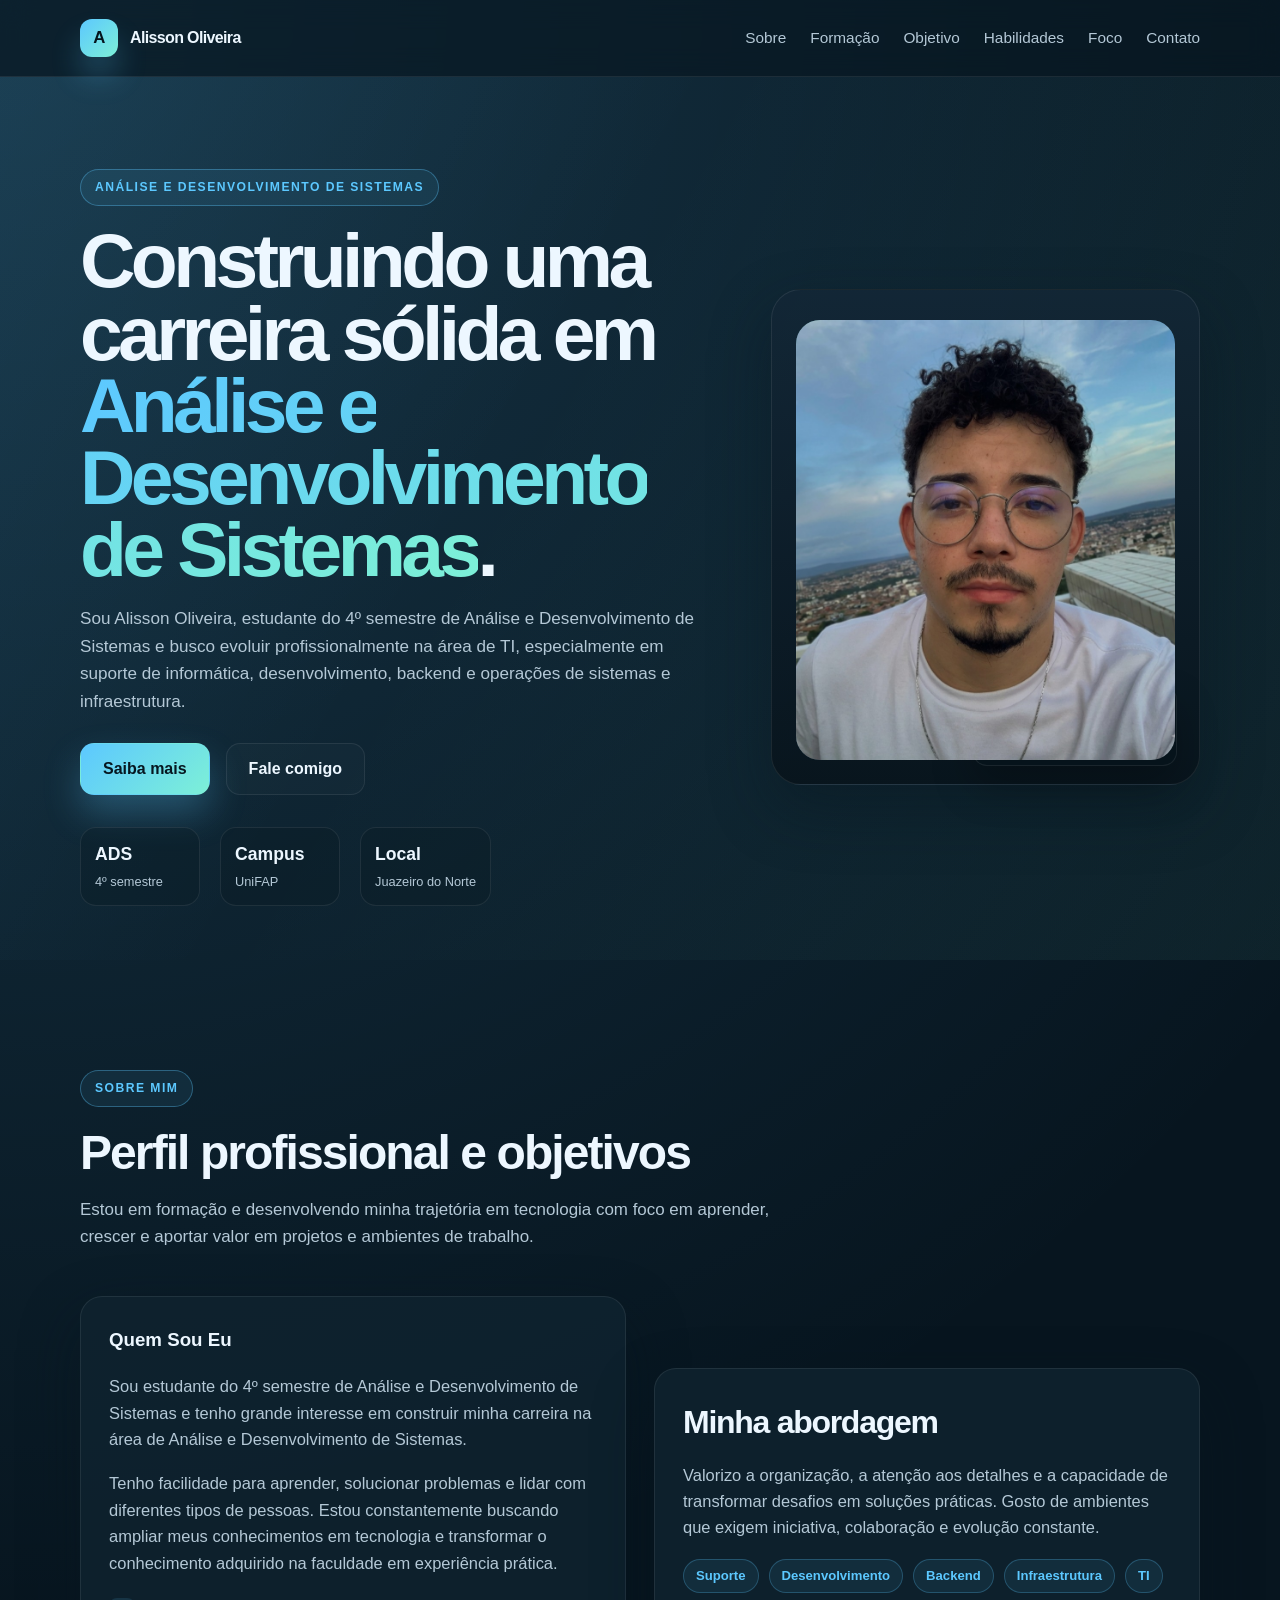
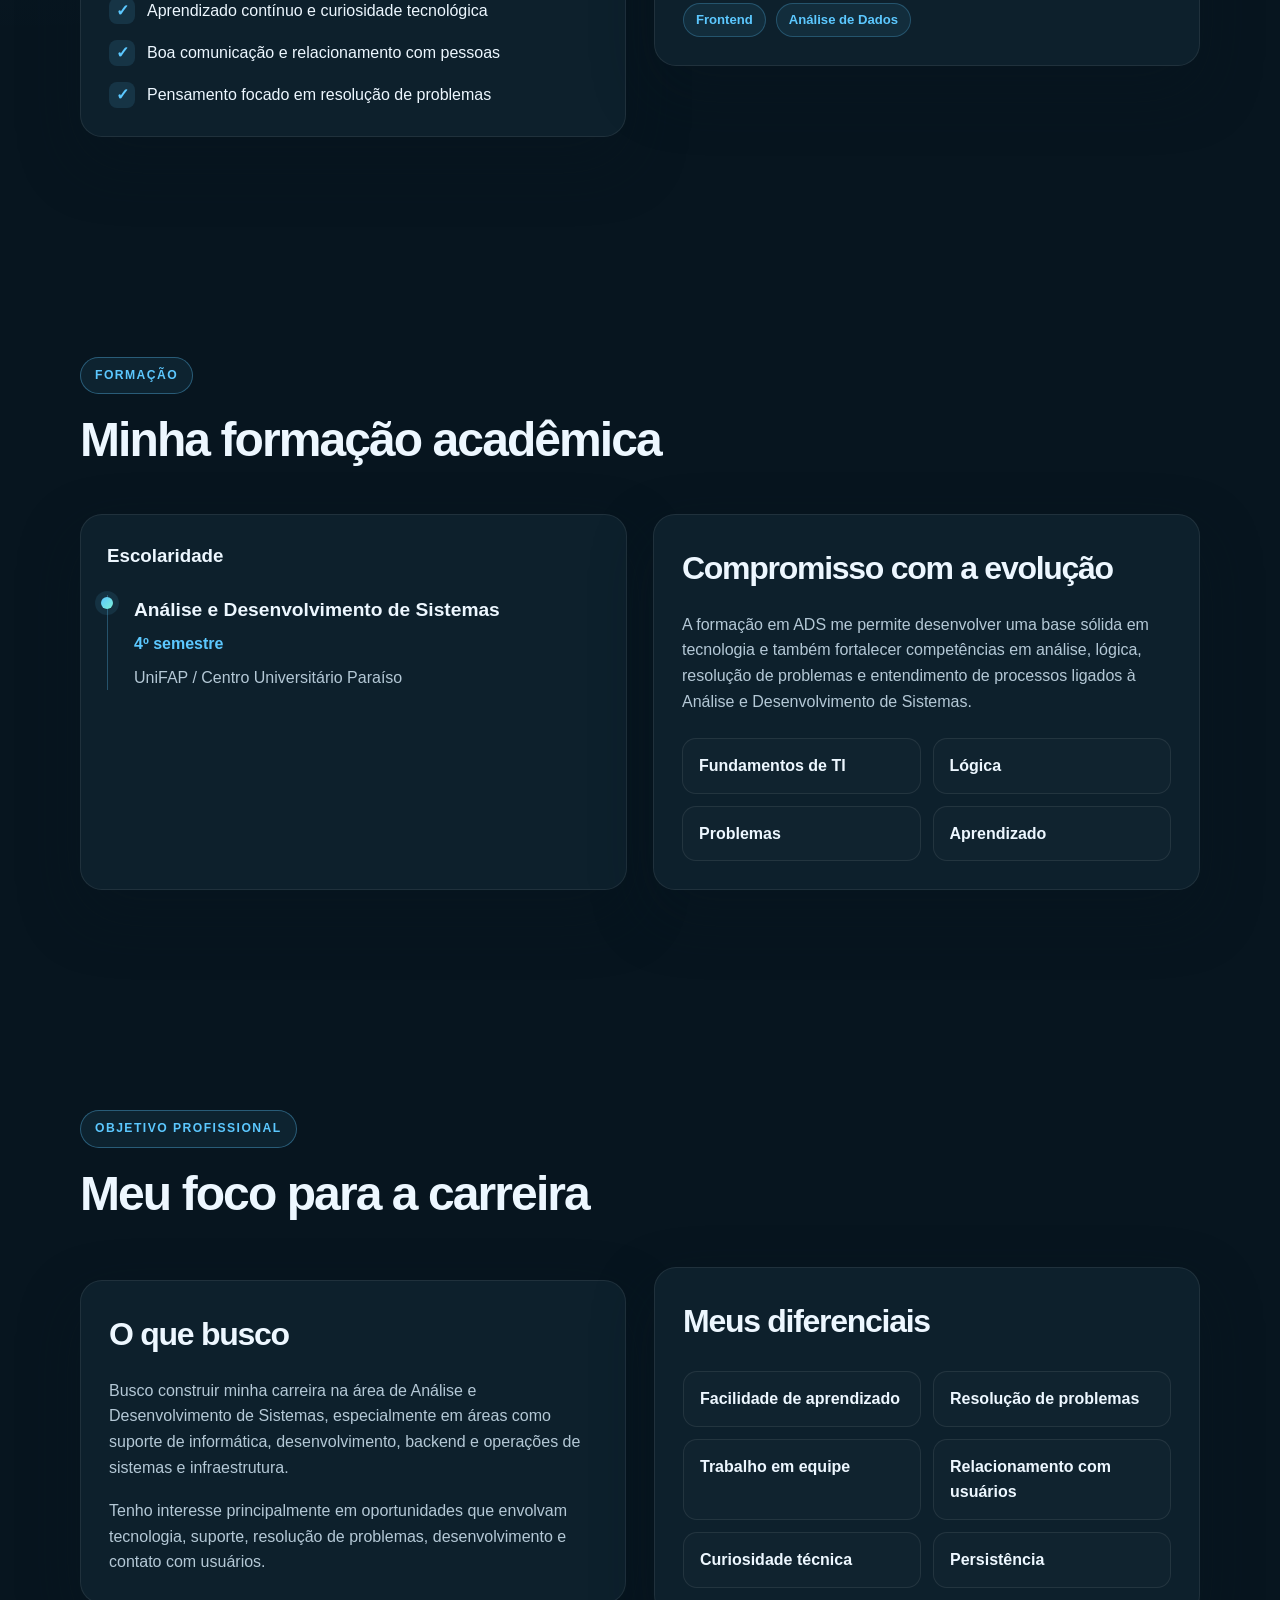
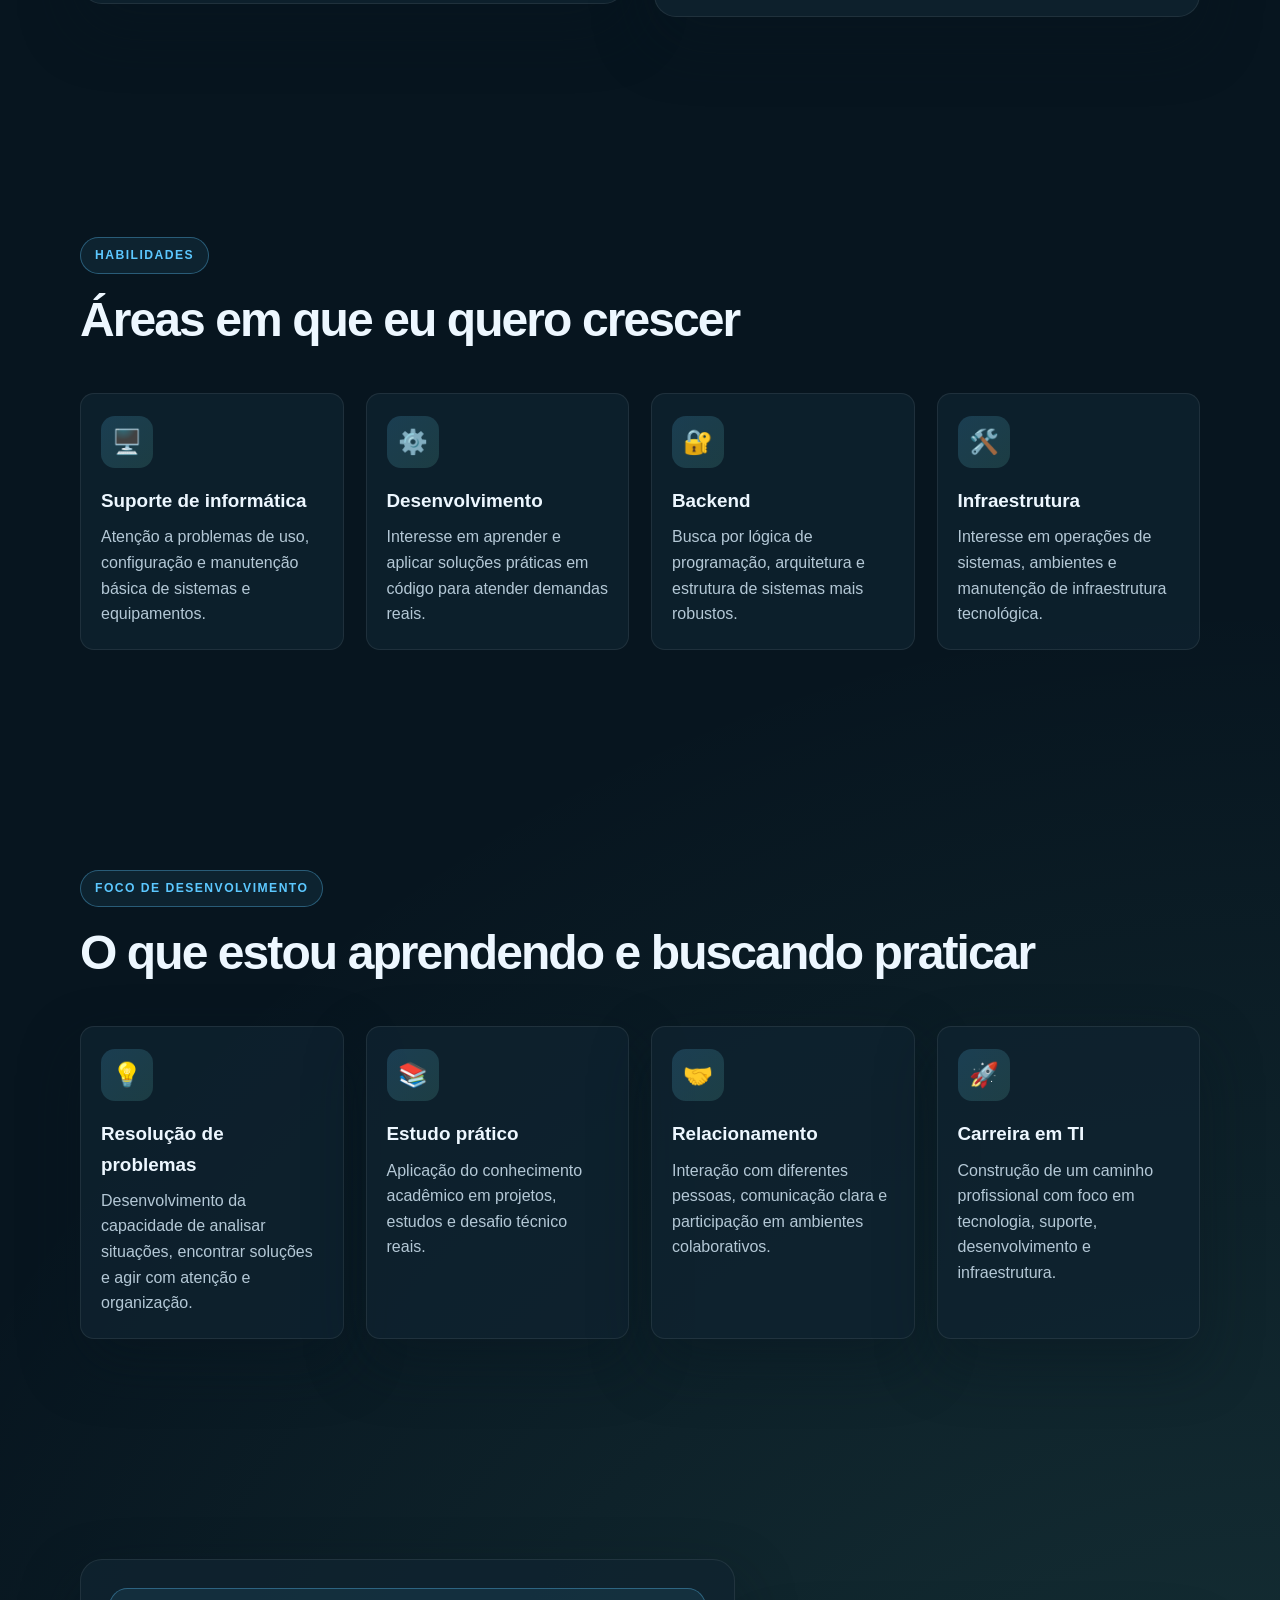
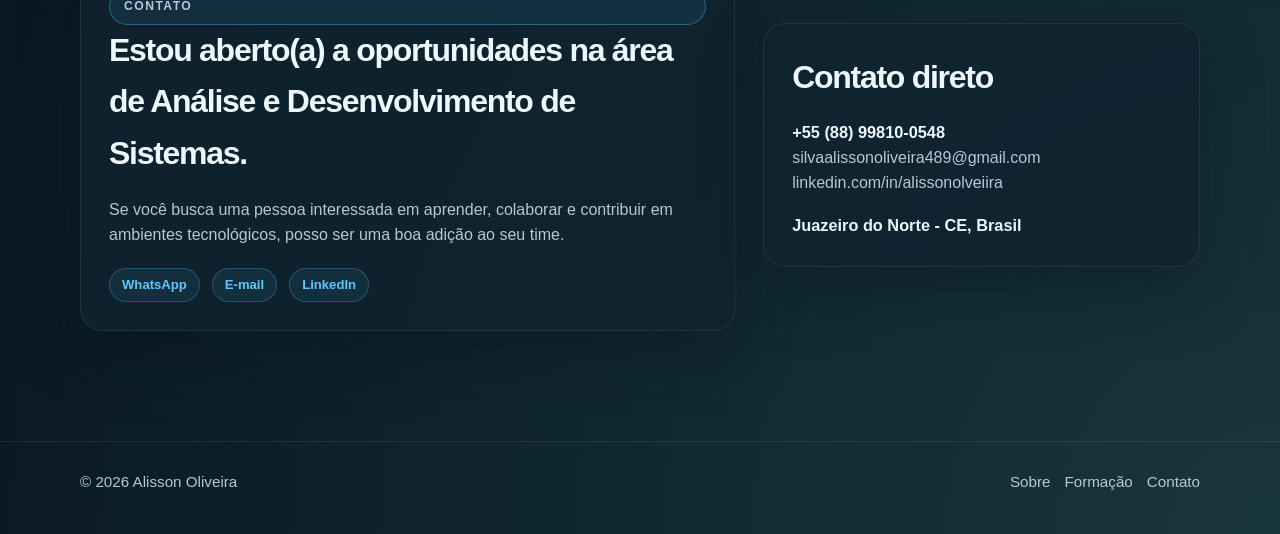
<file: index.html>
<!DOCTYPE html>
<html lang="pt-BR">
  <head>
    <meta charset="UTF-8" />
    <meta name="viewport" content="width=device-width, initial-scale=1.0" />
    <meta
      name="description"
      content="Portfólio profissional de Alisson Oliveira, estudante de Análise e Desenvolvimento de Sistemas em Juazeiro do Norte - CE."
    />
    <title>Alisson Oliveira | Portfólio</title>
    <link rel="stylesheet" href="style.css" />
  </head>
  <body>
    <header class="site-header">
      <div class="container nav">
        <a href="#top" class="brand" aria-label="Página inicial Alisson">
          <span class="brand-mark">A</span>
          <span>Alisson Oliveira</span>
        </a>

        <button
          class="nav-toggle"
          type="button"
          aria-label="Abrir menu"
          aria-expanded="false"
        >
          <span></span>
        </button>

        <nav class="nav-menu" aria-label="Navegação principal">
          <a href="#sobre">Sobre</a>
          <a href="#formacao">Formação</a>
          <a href="#objetivo">Objetivo</a>
          <a href="#habilidades">Habilidades</a>
          <a href="#foco">Foco</a>
          <a href="#contato">Contato</a>
        </nav>
      </div>
    </header>

    <main id="top">
      <section class="hero">
        <div class="container hero-grid">
          <div class="hero-copy reveal">
            <span class="eyebrow">Análise e Desenvolvimento de Sistemas</span>
            <h1>
              Construindo uma carreira sólida em
              <span>Análise e Desenvolvimento de Sistemas</span>.
            </h1>
            <p>
              Sou Alisson Oliveira, estudante do 4º semestre de Análise e Desenvolvimento
              de Sistemas e busco evoluir profissionalmente na área de TI,
              especialmente em suporte de informática, desenvolvimento, backend e
              operações de sistemas e infraestrutura.
            </p>

            <div class="hero-actions">
              <a class="btn btn-primary" href="#sobre">Saiba mais</a>
              <a class="btn btn-secondary" href="#contato">Fale comigo</a>
            </div>

            <ul class="hero-meta" aria-label="Informações principais">
              <li>
                <strong>ADS</strong>
                <span>4º semestre</span>
              </li>
              <li>
                <strong>Campus</strong>
                <span>UniFAP</span>
              </li>
              <li>
                <strong>Local</strong>
                <span>Juazeiro do Norte</span>
              </li>
            </ul>
          </div>

          <div class="hero-visual reveal">
            <div class="portrait-card" aria-label="Visual do perfil profissional">
              <div class="portrait">
                <img src="img/perfil.jpg" alt="Foto de Alisson Oliveira" />
              </div>
              <div class="status-card">
                <strong>Disponível</strong>
                <span>Para oportunidades em TI</span>
              </div>
            </div>
          </div>
        </div>
      </section>

      <section class="section" id="sobre">
        <div class="container">
          <div class="section-header reveal">
            <span class="eyebrow">Sobre mim</span>
            <h2 class="section-title">Perfil profissional e objetivos</h2>
            <p class="section-subtitle">
              Estou em formação e desenvolvendo minha trajetória em tecnologia com
              foco em aprender, crescer e aportar valor em projetos e ambientes de
              trabalho.
            </p>
          </div>

          <div class="about-grid">
            <div class="info-card reveal">
              <h3>Quem Sou Eu</h3>
              <p>
                Sou estudante do 4º semestre de Análise e Desenvolvimento de
                Sistemas e tenho grande interesse em construir minha carreira na
                área de Análise e Desenvolvimento de Sistemas.
              </p>
              <p>
                Tenho facilidade para aprender, solucionar problemas e lidar com
                diferentes tipos de pessoas. Estou constantemente buscando ampliar
                meus conhecimentos em tecnologia e transformar o conhecimento
                adquirido na faculdade em experiência prática.
              </p>

              <ul class="highlight-list">
                <li><span>✓</span> Aprendizado contínuo e curiosidade tecnológica</li>
                <li><span>✓</span> Boa comunicação e relacionamento com pessoas</li>
                <li><span>✓</span> Pensamento focado em resolução de problemas</li>
              </ul>
            </div>

            <div class="profile-box info-card reveal">
              <h3>Minha abordagem</h3>
              <p>
                Valorizo a organização, a atenção aos detalhes e a capacidade de
                transformar desafios em soluções práticas. Gosto de ambientes que
                exigem iniciativa, colaboração e evolução constante.
              </p>

              <div class="profile-badges" aria-label="Áreas de interesse">
                <span>Suporte</span>
                <span>Desenvolvimento</span>
                <span>Backend</span>
                <span>Infraestrutura</span>
                <span>TI</span>
                <span>Frontend</span>
                <span>Análise de Dados</span>


              </div>
            </div>
          </div>
        </div>
      </section>

      <section class="section" id="formacao">
        <div class="container">
          <div class="section-header reveal">
            <span class="eyebrow">Formação</span>
            <h2 class="section-title">Minha formação acadêmica</h2>
          </div>

          <div class="education-wrap">
            <div class="timeline-card reveal">
              <h3>Escolaridade</h3>
              <ul class="timeline">
                <li>
                  <strong>Análise e Desenvolvimento de Sistemas</strong>
                  <span>4º semestre</span>
                  <p>UniFAP / Centro Universitário Paraíso</p>
                </li>
              </ul>
            </div>

            <div class="plan-card reveal">
              <h3>Compromisso com a evolução</h3>
              <p>
                A formação em ADS me permite desenvolver uma base sólida em
                tecnologia e também fortalecer competências em análise, lógica,
                resolução de problemas e entendimento de processos ligados à
                Análise e Desenvolvimento de Sistemas.
              </p>
              <ul class="mini-list">
                <li>Fundamentos de TI</li>
                <li>Lógica</li>
                <li>Problemas</li>
                <li>Aprendizado</li>
              </ul>
            </div>
          </div>
        </div>
      </section>

      <section class="section" id="objetivo">
        <div class="container">
          <div class="section-header reveal">
            <span class="eyebrow">Objetivo profissional</span>
            <h2 class="section-title">Meu foco para a carreira</h2>
          </div>

          <div class="objective-grid">
            <div class="plan-card reveal">
              <h3>O que busco</h3>
              <p>
                Busco construir minha carreira na área de Análise e Desenvolvimento de Sistemas,
                especialmente em áreas como suporte de informática, desenvolvimento,
                backend e operações de sistemas e infraestrutura.
              </p>
              <p>
                Tenho interesse principalmente em oportunidades que envolvam
                tecnologia, suporte, resolução de problemas, desenvolvimento e
                contato com usuários.
              </p>
            </div>

            <div class="plan-card reveal">
              <h3>Meus diferenciais</h3>
              <ul class="mini-list">
                <li>Facilidade de aprendizado</li>
                <li>Resolução de problemas</li>
                <li>Trabalho em equipe</li>
                <li>Relacionamento com usuários</li>
                <li>Curiosidade técnica</li>
                <li>Persistência</li>
              </ul>
            </div>
          </div>
        </div>
      </section>

      <section class="section" id="habilidades">
        <div class="container">
          <div class="section-header reveal">
            <span class="eyebrow">Habilidades</span>
            <h2 class="section-title">Áreas em que eu quero crescer</h2>
          </div>

          <div class="skills-grid">
            <article class="skill-card reveal">
              <div class="skill-icon">🖥️</div>
              <h3>Suporte de informática</h3>
              <p>
                Atenção a problemas de uso, configuração e manutenção básica de
                sistemas e equipamentos.
              </p>
            </article>

            <article class="skill-card reveal">
              <div class="skill-icon">⚙️</div>
              <h3>Desenvolvimento</h3>
              <p>
                Interesse em aprender e aplicar soluções práticas em código para
                atender demandas reais.
              </p>
            </article>

            <article class="skill-card reveal">
              <div class="skill-icon">🔐</div>
              <h3>Backend</h3>
              <p>
                Busca por lógica de programação, arquitetura e estrutura de sistemas
                mais robustos.
              </p>
            </article>

            <article class="skill-card reveal">
              <div class="skill-icon">🛠️</div>
              <h3>Infraestrutura</h3>
              <p>
                Interesse em operações de sistemas, ambientes e manutenção de
                infraestrutura tecnológica.
              </p>
            </article>
          </div>
        </div>
      </section>

      <section class="section" id="foco">
        <div class="container">
          <div class="section-header reveal">
            <span class="eyebrow">Foco de desenvolvimento</span>
            <h2 class="section-title">O que estou aprendendo e buscando praticar</h2>
          </div>

          <div class="focus-grid">
            <article class="focus-card reveal">
              <div class="icon">💡</div>
              <h3>Resolução de problemas</h3>
              <p>
                Desenvolvimento da capacidade de analisar situações, encontrar
                soluções e agir com atenção e organização.
              </p>
            </article>

            <article class="focus-card reveal">
              <div class="icon">📚</div>
              <h3>Estudo prático</h3>
              <p>
                Aplicação do conhecimento acadêmico em projetos, estudos e desafio
                técnico reais.
              </p>
            </article>

            <article class="focus-card reveal">
              <div class="icon">🤝</div>
              <h3>Relacionamento</h3>
              <p>
                Interação com diferentes pessoas, comunicação clara e participação em
                ambientes colaborativos.
              </p>
            </article>

            <article class="focus-card reveal">
              <div class="icon">🚀</div>
              <h3>Carreira em TI</h3>
              <p>
                Construção de um caminho profissional com foco em tecnologia,
                suporte, desenvolvimento e infraestrutura.
              </p>
            </article>
          </div>
        </div>
      </section>

      <section class="section" id="contato">
        <div class="container contact-box">
          <div class="contact-card reveal">
            <span class="eyebrow">Contato</span>
            <h3>Estou aberto(a) a oportunidades na área de Análise e Desenvolvimento de Sistemas.</h3>
            <p>
              Se você busca uma pessoa interessada em aprender, colaborar e
              contribuir em ambientes tecnológicos, posso ser uma boa adição ao
              seu time.
            </p>
            <div class="contact-badges">
              <a class="tag" href="https://wa.me/5588998100548" target="_blank" rel="noreferrer">WhatsApp</a>
              <a class="tag" href="mailto:silvaalissonoliveira489@gmail.com" target="_blank" rel="noreferrer">E-mail</a>
              <a class="tag" href="https://www.linkedin.com/in/alissonolveiira" target="_blank" rel="noreferrer">LinkedIn</a>
            </div>
          </div>

          <div class="contact-card reveal">
            <h3>Contato direto</h3>
            <strong>+55 (88) 99810-0548</strong>
            <span>silvaalissonoliveira489@gmail.com</span>
            <span>linkedin.com/in/alissonolveiira</span>
            <strong>Juazeiro do Norte - CE, Brasil</strong>
          </div>
        </div>
      </section>
    </main>

    <footer class="site-footer">
      <div class="container footer-inner">
        <p>© <span data-year></span> Alisson Oliveira</p>
        <div class="footer-links">
          <a href="#sobre">Sobre</a>
          <a href="#formacao">Formação</a>
          <a href="#contato">Contato</a>
        </div>
      </div>
    </footer>

    <script src="script.js"></script>
  </body>
</html>
</file>
<file: style.css>
:root {
  --bg: #07151f;
  --bg-soft: #0d1f2a;
  --panel: rgba(13, 31, 42, 0.8);
  --panel-strong: #122b3a;
  --card: #0f2330;
  --card-alt: #173647;
  --text: #edf7ff;
  --muted: #b4c8d6;
  --primary: #5cc8ff;
  --primary-strong: #41b7ff;
  --accent: #7df0d7;
  --accent-strong: #4ee0ba;
  --line: rgba(255, 255, 255, 0.08);
  --shadow: 0 24px 60px rgba(7, 21, 31, 0.42);
  --radius: 22px;
  --radius-sm: 14px;
  --container: min(1120px, calc(100% - 32px));
}

* {
  margin: 0;
  padding: 0;
  box-sizing: border-box;
}

html {
  scroll-behavior: smooth;
}

body {
  font-family: "Segoe UI", Tahoma, Geneva, Verdana, sans-serif;
  background:
    radial-gradient(circle at top left, rgba(92, 200, 255, 0.18), transparent 30%),
    radial-gradient(circle at bottom right, rgba(125, 240, 215, 0.15), transparent 28%),
    var(--bg);
  color: var(--text);
  line-height: 1.6;
}

a {
  color: inherit;
  text-decoration: none;
}

img {
  max-width: 100%;
  display: block;
}

button,
input,
textarea,
select {
  font: inherit;
}

.container {
  width: var(--container);
  margin: 0 auto;
}

.section {
  padding: 110px 0;
}

.section-header {
  margin-bottom: 46px;
}

.eyebrow {
  display: inline-flex;
  align-items: center;
  gap: 8px;
  padding: 8px 14px;
  border: 1px solid rgba(92, 200, 255, 0.35);
  border-radius: 999px;
  background: rgba(92, 200, 255, 0.08);
  color: var(--primary);
  font-size: 0.76rem;
  letter-spacing: 0.12em;
  text-transform: uppercase;
  font-weight: 700;
}

.section-title {
  margin-top: 18px;
  font-size: clamp(2rem, 4vw, 3rem);
  line-height: 1.15;
  letter-spacing: -0.04em;
}

.section-subtitle {
  margin-top: 16px;
  max-width: 700px;
  color: var(--muted);
  font-size: 1.06rem;
}

.site-header {
  position: sticky;
  top: 0;
  z-index: 1000;
  backdrop-filter: blur(14px);
  background: rgba(7, 21, 31, 0.62);
  border-bottom: 1px solid var(--line);
}

.nav {
  display: flex;
  align-items: center;
  justify-content: space-between;
  min-height: 76px;
  gap: 20px;
}

.brand {
  display: inline-flex;
  align-items: center;
  gap: 12px;
  font-weight: 800;
  letter-spacing: -0.04em;
}

.brand-mark {
  width: 38px;
  height: 38px;
  display: grid;
  place-items: center;
  border-radius: 12px;
  background: linear-gradient(135deg, var(--primary), var(--accent));
  color: #05151d;
  font-size: 1.05rem;
  box-shadow: 0 20px 30px rgba(92, 200, 255, 0.24);
}

.nav-menu {
  display: flex;
  align-items: center;
  gap: 24px;
  color: var(--muted);
  font-size: 0.96rem;
}

.nav-menu a {
  position: relative;
  transition: color 0.25s ease;
}

.nav-menu a::after {
  content: "";
  position: absolute;
  left: 0;
  bottom: -8px;
  width: 100%;
  height: 2px;
  background: linear-gradient(90deg, var(--primary), var(--accent));
  transform: scaleX(0);
  transform-origin: left;
  transition: transform 0.25s ease;
}

.nav-menu a:hover,
.nav-menu a:focus-visible {
  color: var(--text);
}

.nav-menu a:hover::after,
.nav-menu a:focus-visible::after {
  transform: scaleX(1);
}

.nav-toggle {
  display: none;
  width: 46px;
  height: 46px;
  border: 1px solid var(--line);
  border-radius: 12px;
  background: rgba(255, 255, 255, 0.03);
  color: var(--text);
  cursor: pointer;
}

.nav-toggle span,
.nav-toggle::before,
.nav-toggle::after {
  content: "";
  display: block;
  width: 18px;
  height: 2px;
  background: var(--text);
  margin: 5px auto;
  border-radius: 999px;
  transition: transform 0.25s ease, opacity 0.25s ease;
}

.hero {
  position: relative;
  overflow: hidden;
  padding: 92px 0 54px;
}

.hero::before {
  content: "";
  position: absolute;
  inset: 0;
  background: linear-gradient(120deg, rgba(92, 200, 255, 0.08), transparent 40%, rgba(125, 240, 215, 0.06));
  pointer-events: none;
}

.hero-grid {
  position: relative;
  display: grid;
  grid-template-columns: 1.2fr 0.8fr;
  align-items: center;
  gap: 48px;
}

.hero-copy {
  position: relative;
  z-index: 1;
}

.hero-copy h1 {
  margin-top: 18px;
  font-size: clamp(2.7rem, 6vw, 5rem);
  line-height: 0.94;
  letter-spacing: -0.06em;
  max-width: 630px;
}

.hero-copy h1 span {
  background: linear-gradient(135deg, var(--primary), var(--accent));
  -webkit-background-clip: text;
  background-clip: text;
  color: transparent;
}

.hero-copy p {
  margin-top: 20px;
  max-width: 620px;
  color: var(--muted);
  font-size: 1.07rem;
}

.hero-actions {
  display: flex;
  flex-wrap: wrap;
  gap: 16px;
  margin-top: 28px;
}

.btn {
  display: inline-flex;
  align-items: center;
  justify-content: center;
  min-height: 52px;
  padding: 0 22px;
  border-radius: 14px;
  border: 1px solid transparent;
  font-weight: 700;
  transition: transform 0.25s ease, box-shadow 0.25s ease, border-color 0.25s ease;
}

.btn:hover,
.btn:focus-visible {
  transform: translateY(-2px);
}

.btn-primary {
  background: linear-gradient(135deg, var(--primary), var(--accent));
  color: #061720;
  box-shadow: 0 18px 36px rgba(92, 200, 255, 0.28);
}

.btn-secondary {
  background: rgba(255, 255, 255, 0.02);
  border-color: var(--line);
  color: var(--text);
}

.hero-meta {
  list-style: none;
  display: flex;
  flex-wrap: wrap;
  gap: 20px;
  margin-top: 32px;
}

.hero-meta li {
  min-width: 120px;
  padding: 12px 14px;
  border: 1px solid var(--line);
  border-radius: 16px;
  background: rgba(9, 27, 36, 0.35);
}

.hero-meta strong {
  display: block;
  color: var(--text);
  font-size: 1.1rem;
}

.hero-meta span {
  display: block;
  margin-top: 4px;
  color: var(--muted);
  font-size: 0.8rem;
}

.hero-visual {
  position: relative;
  display: flex;
  justify-content: center;
}

.portrait-card {
  position: relative;
  width: min(100%, 440px);
  padding: 30px 24px 24px;
  border: 1px solid rgba(255, 255, 255, 0.08);
  border-radius: 30px;
  background: linear-gradient(180deg, rgba(19, 39, 54, 0.9), rgba(8, 20, 28, 0.9));
  box-shadow: var(--shadow);
}

.portrait {
  position: relative;
  display: grid;
  place-items: center;
  width: 100%;
  height: 440px;
  border-radius: 24px;
  background:
    radial-gradient(circle at top left, rgba(125, 240, 215, 0.35), transparent 32%),
    linear-gradient(135deg, #0d2333 0%, #173d52 35%, #0a1f2b 100%);
  overflow: hidden;
}

.portrait::before {
  content: "";
  position: absolute;
  inset: 18px;
  border: 1px solid rgba(255, 255, 255, 0.08);
  border-radius: 18px;
}

.portrait img {
  position: relative;
  width: 100%;
  height: 100%;
  object-fit: cover;
  object-position: center;
  display: block;
  z-index: 1;
}

.status-card {
  position: absolute;
  right: 22px;
  bottom: 18px;
  padding: 14px 16px;
  border: 1px solid rgba(255, 255, 255, 0.08);
  border-radius: 14px;
  background: rgba(6, 19, 27, 0.86);
  box-shadow: 0 20px 40px rgba(0, 0, 0, 0.25);
}

.status-card strong {
  display: block;
  font-size: 0.82rem;
  color: var(--primary);
  letter-spacing: 0.08em;
  text-transform: uppercase;
}

.status-card span {
  display: block;
  margin-top: 6px;
  font-size: 0.92rem;
  color: var(--text);
}

.about-grid,
.objective-grid {
  display: grid;
  grid-template-columns: 1fr 1fr;
  gap: 28px;
  align-items: center;
}

.info-card,
.plan-card,
.focus-card,
.timeline-card,
.contact-card {
  background: rgba(15, 35, 48, 0.8);
  border: 1px solid var(--line);
  border-radius: var(--radius);
  box-shadow: var(--shadow);
}

.info-card {
  padding: 28px;
}

.info-card p {
  color: var(--muted);
  margin-top: 18px;
  font-size: 1.03rem;
}

.highlight-list {
  list-style: none;
  display: grid;
  gap: 16px;
  margin-top: 22px;
}

.highlight-list li {
  display: flex;
  align-items: flex-start;
  gap: 12px;
  color: var(--text);
}

.highlight-list span {
  width: 26px;
  height: 26px;
  display: inline-grid;
  place-items: center;
  border-radius: 8px;
  background: rgba(92, 200, 255, 0.12);
  color: var(--primary);
  font-weight: 700;
}

.profile-box {
  padding: 28px;
}

.profile-badges {
  display: flex;
  flex-wrap: wrap;
  gap: 10px;
  margin-top: 18px;
}

.profile-badges span,
.tag {
  display: inline-flex;
  align-items: center;
  justify-content: center;
  min-height: 34px;
  padding: 0 12px;
  border-radius: 999px;
  border: 1px solid rgba(92, 200, 255, 0.25);
  background: rgba(92, 200, 255, 0.08);
  color: var(--primary);
  font-size: 0.82rem;
  font-weight: 600;
}

.profile-box h3,
.plan-card h3,
.contact-card h3 {
  font-size: clamp(1.5rem, 3vw, 2rem);
  letter-spacing: -0.04em;
}

.profile-box p {
  color: var(--muted);
  margin-top: 14px;
}

.education-wrap {
  display: grid;
  grid-template-columns: 1fr 1fr;
  gap: 26px;
}

.timeline-card {
  padding: 26px;
}

.timeline {
  list-style: none;
  display: grid;
  gap: 18px;
  margin-top: 24px;
}

.timeline li {
  position: relative;
  padding-left: 26px;
  border-left: 1px solid rgba(92, 200, 255, 0.3);
}

.timeline li::before {
  content: "";
  position: absolute;
  left: -7px;
  top: 2px;
  width: 12px;
  height: 12px;
  border-radius: 50%;
  background: linear-gradient(135deg, var(--primary), var(--accent));
  box-shadow: 0 0 0 6px rgba(92, 200, 255, 0.1);
}

.timeline strong {
  display: block;
  color: var(--text);
  font-size: 1.2rem;
}

.timeline span {
  display: block;
  margin-top: 6px;
  color: var(--primary);
  font-weight: 600;
}

.timeline p {
  margin-top: 8px;
  color: var(--muted);
}

.plan-card,
.contact-card {
  padding: 28px;
}

.plan-card p,
.contact-card p {
  margin-top: 18px;
  color: var(--muted);
}

.mini-list {
  list-style: none;
  display: grid;
  grid-template-columns: repeat(2, minmax(0, 1fr));
  gap: 12px;
  margin-top: 24px;
}

.mini-list li {
  padding: 14px 16px;
  border-radius: 14px;
  border: 1px solid var(--line);
  background: rgba(255, 255, 255, 0.015);
  color: var(--text);
  font-weight: 600;
}

.skills-grid,
.focus-grid {
  display: grid;
  grid-template-columns: repeat(4, minmax(0, 1fr));
  gap: 22px;
}

.skill-card,
.focus-card {
  padding: 22px 20px;
  border: 1px solid var(--line);
  border-radius: var(--radius-sm);
  background: rgba(15, 35, 48, 0.75);
  transition: transform 0.25s ease, border-color 0.25s ease, box-shadow 0.25s ease;
}

.skill-card:hover,
.focus-card:hover {
  transform: translateY(-6px);
  border-color: rgba(92, 200, 255, 0.34);
  box-shadow: 0 20px 30px rgba(0, 0, 0, 0.12);
}

.skill-icon,
.focus-card .icon {
  width: 52px;
  height: 52px;
  display: grid;
  place-items: center;
  border-radius: 14px;
  background: linear-gradient(135deg, rgba(92, 200, 255, 0.18), rgba(125, 240, 215, 0.14));
  color: var(--primary);
  font-size: 1.5rem;
  margin-bottom: 18px;
}

.skill-card h3,
.focus-card h3 {
  font-size: 1.18rem;
  margin-bottom: 8px;
}

.skill-card p,
.focus-card p {
  color: var(--muted);
}

.contact-box {
  display: grid;
  grid-template-columns: 1.2fr 0.8fr;
  gap: 28px;
  align-items: center;
}

.contact-badges {
  display: flex;
  flex-wrap: wrap;
  gap: 12px;
  margin-top: 20px;
}

.contact-card {
  display: flex;
  flex-direction: column;
  justify-content: center;
}

.contact-card strong {
  display: block;
  margin-top: 16px;
  color: var(--text);
  font-size: 1.02rem;
}

.contact-card span {
  color: var(--muted);
}

.site-footer {
  border-top: 1px solid var(--line);
  padding: 28px 0 40px;
}

.footer-inner {
  display: flex;
  align-items: center;
  justify-content: space-between;
  gap: 16px;
  color: var(--muted);
  font-size: 0.95rem;
}

.footer-links {
  display: flex;
  flex-wrap: wrap;
  gap: 14px;
}

.reveal {
  opacity: 0;
  transform: translateY(24px);
  transition: opacity 0.7s ease, transform 0.7s ease;
}

.reveal.is-visible {
  opacity: 1;
  transform: translateY(0);
}

@media (max-width: 980px) {
  .hero-grid,
  .about-grid,
  .objective-grid,
  .education-wrap,
  .contact-box,
  .skills-grid,
  .focus-grid {
    grid-template-columns: 1fr;
  }

  .hero {
    padding-top: 70px;
  }

  .nav-toggle {
    display: block;
  }

  .nav-menu {
    position: absolute;
    top: calc(100% + 10px);
    right: 16px;
    left: 16px;
    display: none;
    flex-direction: column;
    align-items: flex-start;
    padding: 18px 18px 14px;
    border: 1px solid var(--line);
    border-radius: 18px;
    background: rgba(7, 21, 31, 0.96);
    box-shadow: var(--shadow);
  }

  .nav-menu.is-open {
    display: flex;
  }
}

@media (max-width: 620px) {
  .section {
    padding: 90px 0;
  }

  .hero-copy h1 {
    font-size: clamp(2.4rem, 12vw, 3.5rem);
  }

  .portrait {
    height: 330px;
  }

  .hero-meta,
  .mini-list {
    grid-template-columns: 1fr;
    display: grid;
  }

  .footer-inner {
    flex-direction: column;
    text-align: center;
  }
}
</file>
